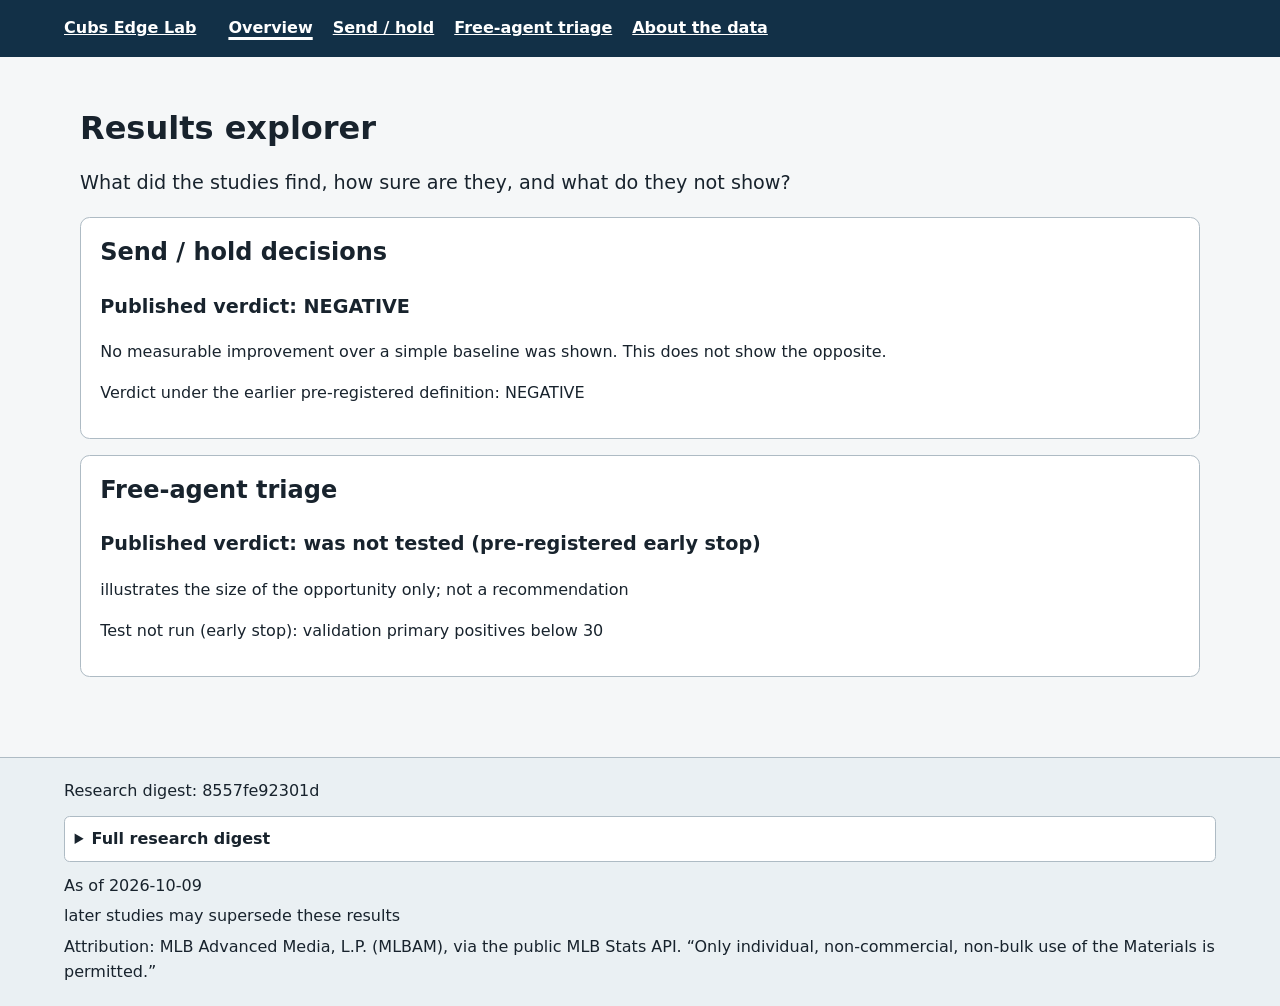
<file: web/index.html>
<!doctype html>
<html lang="en">
<head>
  <meta charset="utf-8">
  <meta name="viewport" content="width=device-width, initial-scale=1">
  <title>Results explorer | Cubs Edge Lab</title>
  <link rel="stylesheet" href="style.css">
  <script type="module" src="app.js"></script>
</head>
<body data-page="overview">
  <a class="skip-link" href="#main">Skip to content</a>
  <header class="site-header"><a href="index.html">Cubs Edge Lab</a><nav aria-label="Main navigation"><a aria-current="page" href="index.html">Overview</a><a href="sendhold.html">Send / hold</a><a href="milbfa.html">Free-agent triage</a><a href="about.html">About the data</a></nav></header>
  <main id="main" tabindex="-1"><h1>Results explorer</h1><p class="lede">What did the studies find, how sure are they, and what do they not show?</p><div id="overview" aria-live="polite"></div></main>
  <footer id="footer"></footer>
</body>
</html>
</file>
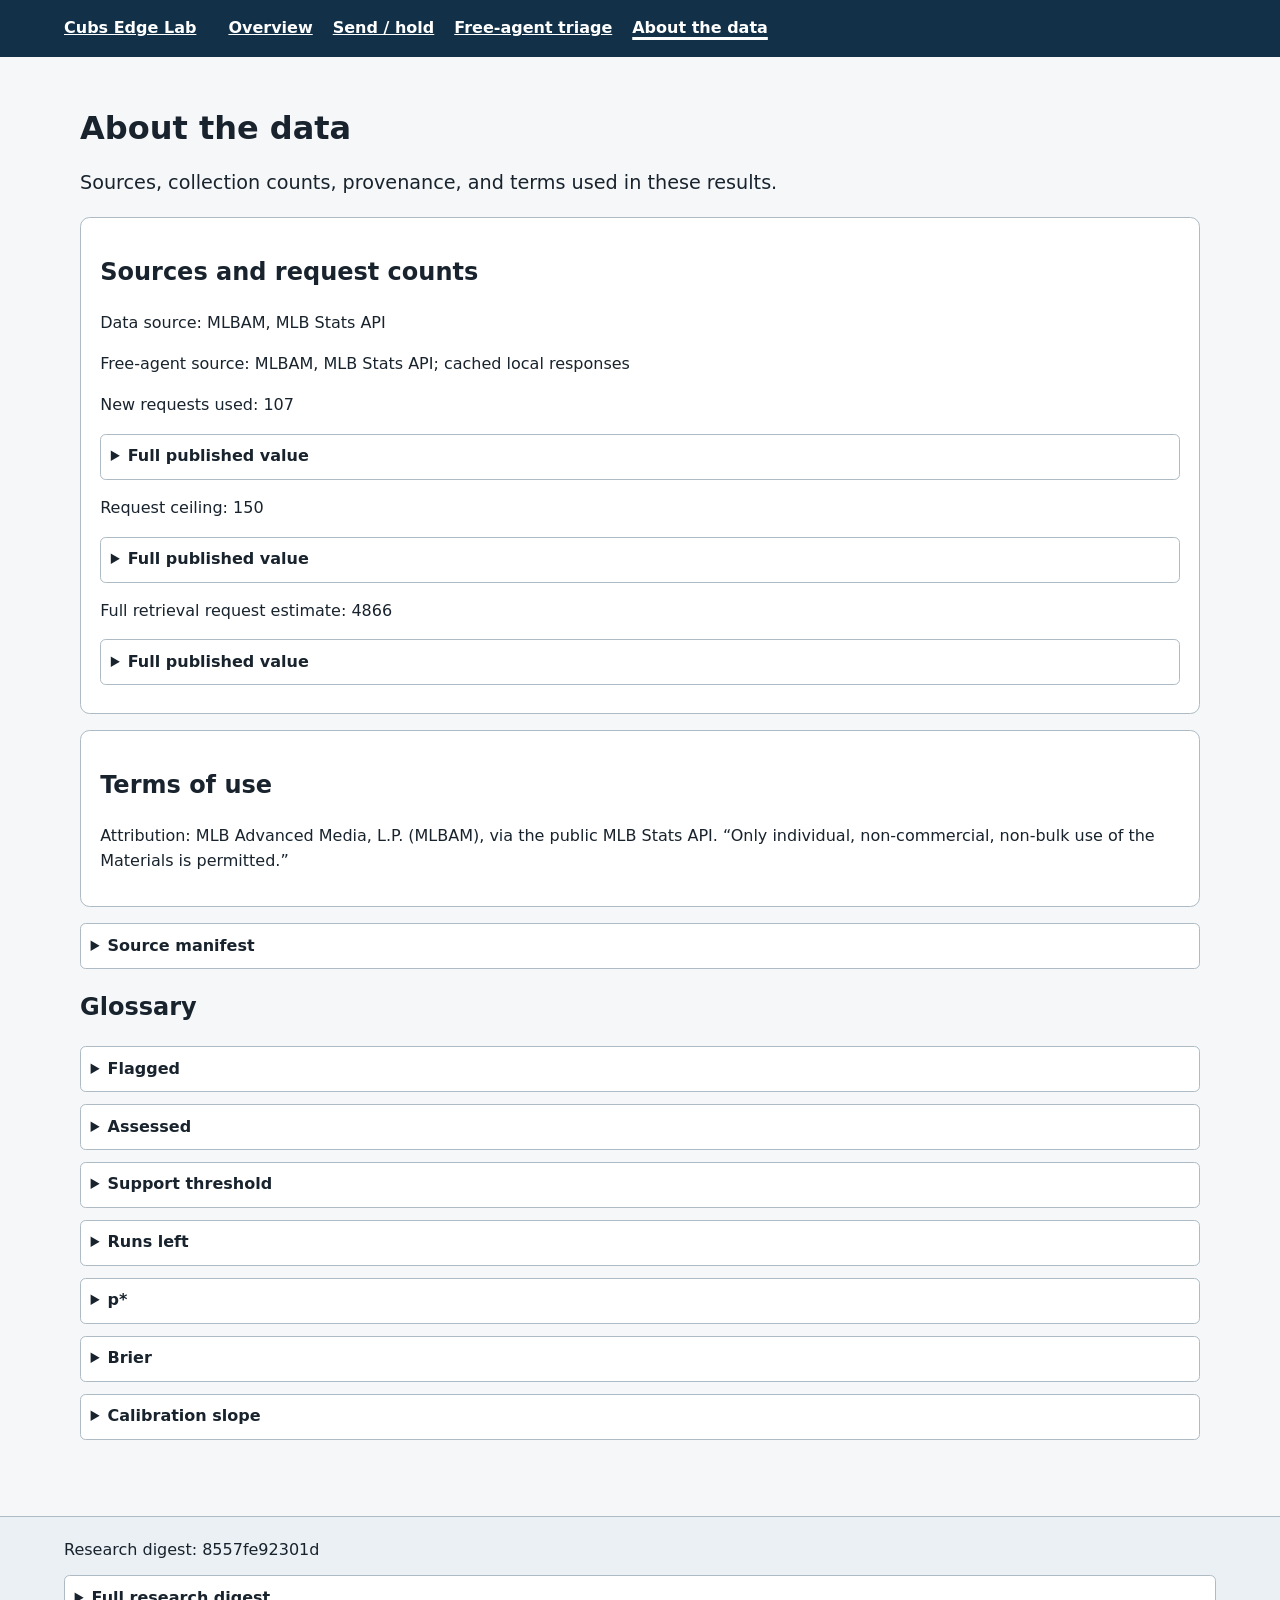
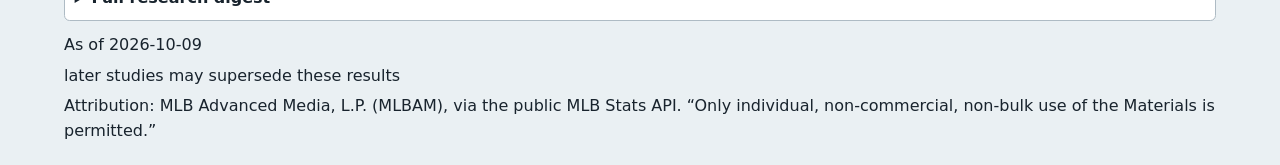
<file: web/about.html>
<!doctype html>
<html lang="en">
<head>
  <meta charset="utf-8"><meta name="viewport" content="width=device-width, initial-scale=1">
  <title>About the data | Cubs Edge Lab</title><link rel="stylesheet" href="style.css"><script type="module" src="app.js"></script>
</head>
<body data-page="about"><a class="skip-link" href="#main">Skip to content</a>
  <header class="site-header"><a href="index.html">Cubs Edge Lab</a><nav aria-label="Main navigation"><a href="index.html">Overview</a><a href="sendhold.html">Send / hold</a><a href="milbfa.html">Free-agent triage</a><a aria-current="page" href="about.html">About the data</a></nav></header>
  <main id="main" tabindex="-1"><h1>About the data</h1><p class="lede">Sources, collection counts, provenance, and terms used in these results.</p><div id="about" aria-live="polite"></div></main><footer id="footer"></footer>
</body></html>
</file>
<file: web/style.css>
:root { color-scheme: light; font-family: system-ui, sans-serif; color: #18232d; background: #f5f7f8; line-height: 1.55; }
* { box-sizing: border-box; }
body { margin: 0; overflow-wrap: anywhere; }
a { color: #075985; }
a:focus-visible, summary:focus-visible, .table-wrap:focus-visible { outline: 3px solid #b45309; outline-offset: 3px; }
.skip-link { position: absolute; left: .5rem; top: 0; transform: translateY(-150%); background: white; color: #18232d; padding: .75rem; z-index: 2; }
.skip-link:focus { transform: none; }
.site-header { display: flex; flex-wrap: wrap; gap: 1rem 2rem; align-items: center; padding: 1rem max(1rem, calc((100% - 72rem)/2)); background: #123047; color: white; }
.site-header a { color: white; font-weight: 650; }
nav { display: flex; flex-wrap: wrap; gap: .5rem 1.25rem; }
nav [aria-current] { text-decoration-thickness: .18em; text-underline-offset: .25em; }
main:focus { outline: none; }
main { width: min(72rem, 100%); margin: 0 auto; padding: 2rem 1rem 4rem; }
h1 { line-height: 1.15; }
.lede { font-size: 1.2rem; max-width: 54rem; }
.card, .panel { border: 1px solid #aebbc4; border-radius: .6rem; background: white; padding: 1rem 1.2rem; margin: 1rem 0; }
.card h2 { margin-top: 0; }
.verdict { font-size: 1.2rem; font-weight: 750; }
.notice { background: #fff7e6; border-left: .35rem solid #9a5b00; padding: 1rem; }
.card, .panel, .table-wrap { max-width: 100%; min-width: 0; }
.table-wrap { overflow-x: auto; width: 100%; container-type: inline-size; }
.decision-table-wrap { max-height: 32rem; overflow: auto; }
.scroll-cue { margin: .25rem 0; font-size: .875rem; font-weight: 650; color: #18232d; }
.scroll-cue[hidden] { display: none; }
table caption { caption-side: top; text-align: left; font-weight: 700; padding: .5rem 0; position: sticky; left: 0; width: 100cqw; }
.ranking-table { min-width: max-content; }
.decision-caveat { font-weight: 700; }
.brier-note { margin: .75rem 0 0; }
table { border-collapse: collapse; width: 100%; }
th, td { border-bottom: 1px solid #c8d2d9; padding: .6rem; text-align: left; overflow-wrap: normal; word-break: normal; hyphens: manual; }
th *, td * { overflow-wrap: normal; word-break: normal; hyphens: manual; }
th { background: #eaf0f3; }
td [data-format], th [data-format], .no-wrap { white-space: nowrap; }
details { margin: .75rem 0; border: 1px solid #aebbc4; border-radius: .35rem; padding: .6rem; background: white; }
summary { cursor: pointer; font-weight: 650; }
li { overflow-wrap: anywhere; }
footer { border-top: 1px solid #aebbc4; background: #eaf0f3; padding: 1rem max(1rem, calc((100% - 72rem)/2)); }
footer p { margin: .35rem 0; }
@media (max-width: 36rem) { .site-header { align-items: flex-start; flex-direction: column; } main { padding-top: 1.25rem; } }
</file>
